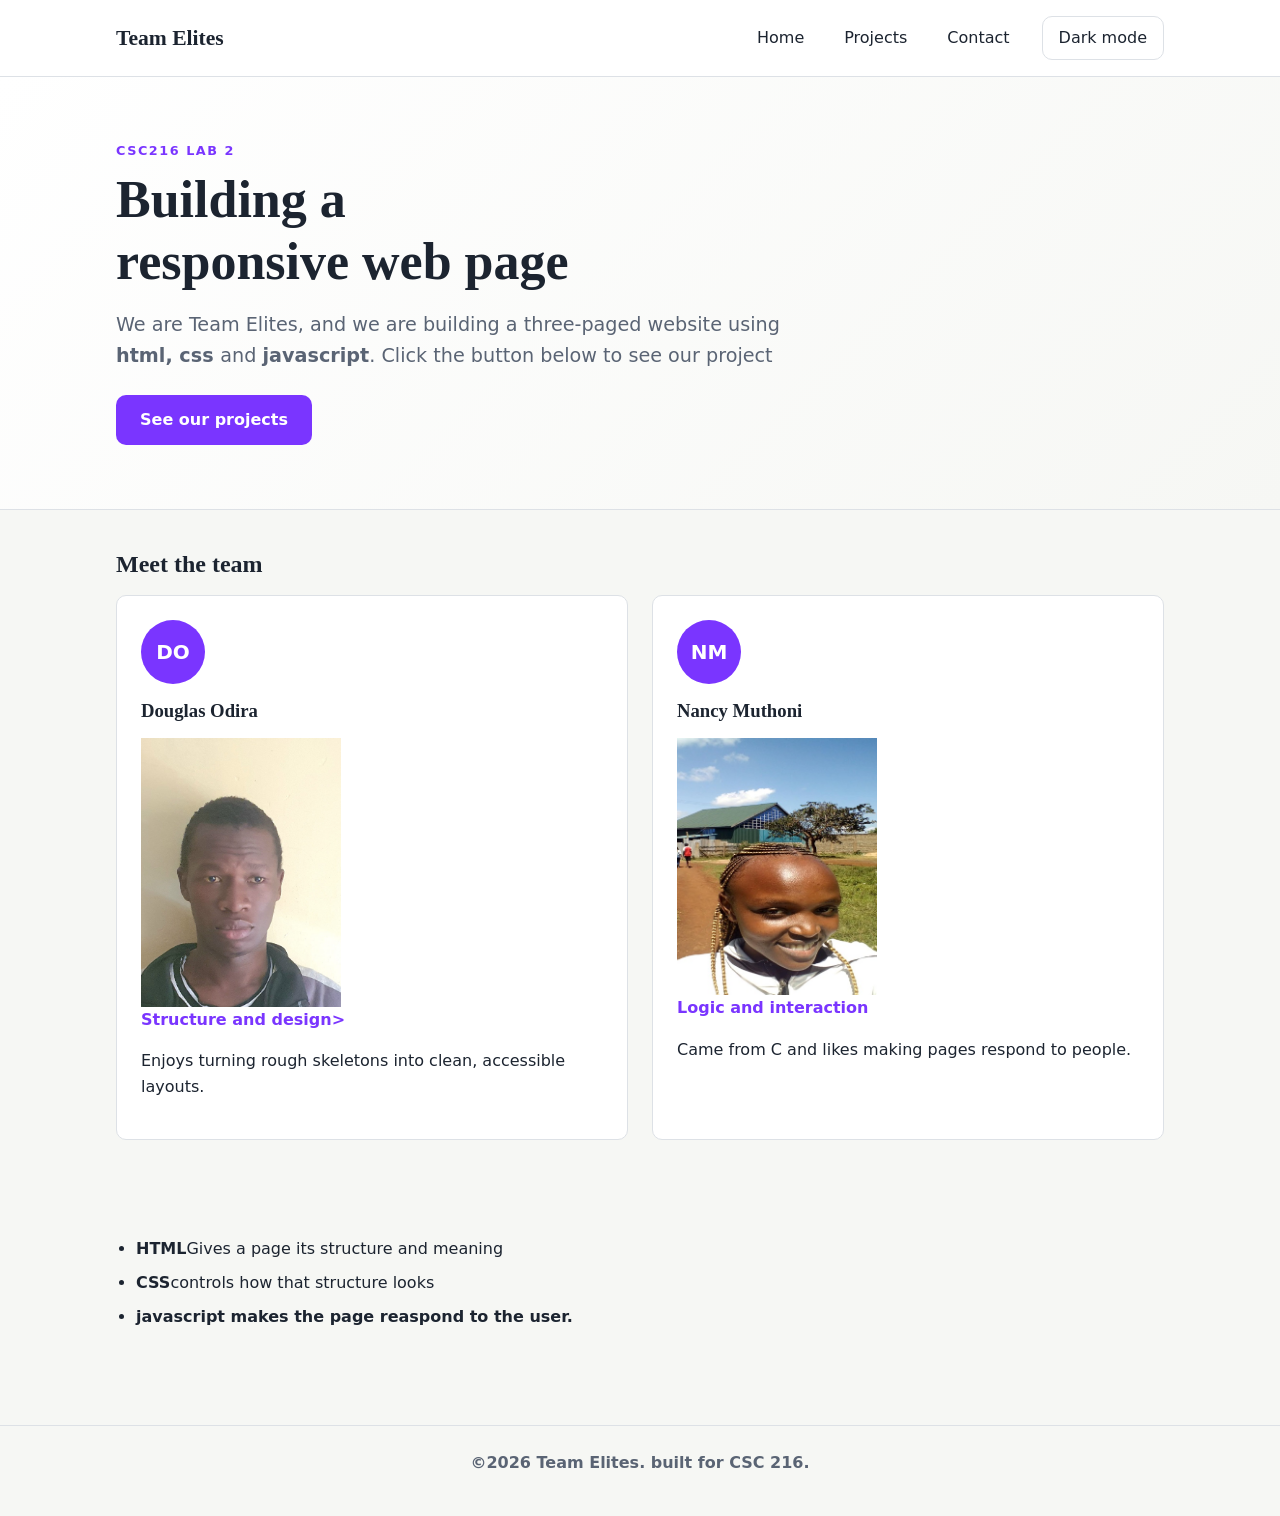
<file: index.html>
<!DOCTYPE html>
<html lang="en">
<head>
    <meta charset="UTF-8">
    <meta name="viewport" content="width=device-width, initial-scale=1.0">
    <meta name="description" content="Team Byte: a CSC 216 we development pair.">
    <title>Home | Team Bytes</title>
    <link rel="stylesheet" href="css/style.css">
    <script src="js/script.js" defer></script>
</head>
<body>
   <a class="skip-link" href="#main">Skip to main content</a>

   <header class="site-header">
    <div class="container header-inner">
        <a class="logo" href="index.html">Team Elites</a>
        <button class="nav-toggle" type="button" aria-expanded="false" aria-controls="site-nav">Menu</button>
        <nav id="site-nav" class="site-nav" arial-label="Main">
            <ul>
                <li><a href="index.html" arial-current="page">Home</a> </li>
                <li><a href="projects.html">Projects</a></li>
                <li><a href="contact.html">Contact</a></li>
            </ul>
        </nav>
        <button class="theme-toggle" type="button" aria-pressed="false">Dark mode</button>
    </div>
   </header>


   <main id="main">
    <section class="hero">
        <div class="container">
            <p class="eyebrow">CSC216 Lab 2</p>
            <h1> Building a responsive web page</h1>
            <p class="lead">We are Team Elites, and we are building a three-paged website using <strong>html, css </strong>and <strong>javascript</strong>. Click the button below to see our project </p>
            <a class="button" href="projects.html">See our projects</a>
        </div>
    </section>

    <section class="container section" aria-labelledby="team-heading">
        <h2 id="team-heading">Meet the team</h2>
        <div class="team-grid">
            <article class="card">
                <div class="avatar" aria-hidden="true">DO</div>
                <h3>Douglas Odira</h3>
                <img src="images/photo1.jpeg" alt="passport photo" width="200">
                <p class="role">Structure and design></p>
                <p>Enjoys turning rough skeletons into clean, accessible layouts. </p>
            </article>
            <article class="card">
                <div class="avatar" aria-hidden="true">NM</div>
                <h3>Nancy Muthoni</h3>
                <img src="images/photo2.jpeg" alt="passport photo" width="200">
                <p class="role">Logic and interaction</p>
                <p>Came from C and likes making pages respond to people.</p>
            </article>
        </div>
    </section>

    <section class="container section" aria-labelledby="learning-heading">
        <h2 id="learning-heading> What are we learning"></h2>
        <ul class="skill-list">
            <li><strong>HTML</strong>Gives a page its structure and meaning</li>
            <li><strong>CSS</strong>controls how that structure looks</li>
            <li><strong>javascript<strong> makes the page reaspond to the user.</li>
        </ul>
    </section>
   </main>
   <footer class="site-footer">
    <div class="container">
        <p>©<span id=year>2026</span> Team Elites. built for CSC 216.</p>
    </div>
   </footer>
</body>
</html>
</file>
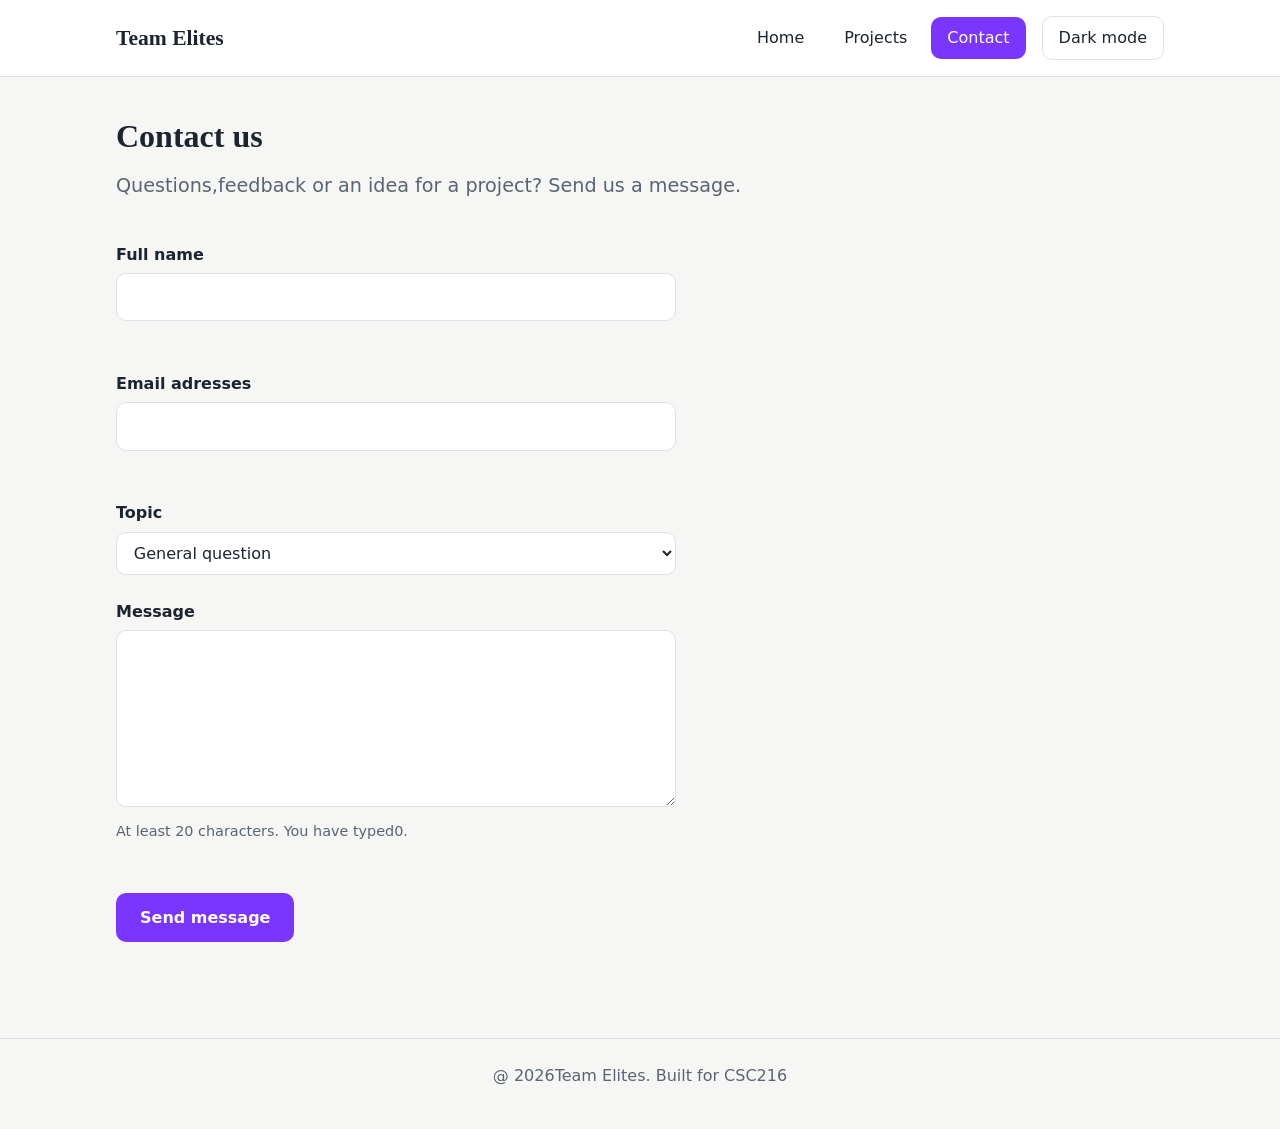
<file: contact.html>
<!DOCTYPE html>
<html lang="en">
  <head>
    <meta charset="UTF-8">
    <meta name="viewport" content="width=device-width, initial-scale=1.0">
    <meta name="description" content="Send a message to Team Byte.">
    <title>Contact | Team Elites</title>
    <link rel="stylesheet" href="css/style.css">
    <script src="js/script.js" defer></script>
  </head>
  <body>
    <a class="skip-link" href="#main">Skip to main content</a>

    <header class="site-header">
      <div class="container header-inner">
        <a class="logo" href="index.html">Team Elites</a>
        <button class="nav-toggle" type="button" aria-expanded="false" aria-controls="site-nav">Menu</button>
        <nav id="site-nav" class="site-nav" aria-label="Main">
          <ul>
            <li><a href="index.html">Home</a></li>
             <li><a href="projects.html">Projects</a></li>
              <li><a href="contact.html" aria-current="page">Contact</a></li>
          </ul>
        </nav>
        <button class="theme-toggle" type="button" aria-pressed="false">Dark mode</button>
      </div>
    </header>

   <main id="main" class="container">
    <header class="page-header">
      <h1>Contact us</h1>
      <p class="lead">Questions,feedback or an idea for a project? Send us a message.</p>
    </header>

    <form id="contact-form" class="contact-form" novalidate>
      <div class="field">
        <label for="name">Full name</label>
        <input type="text" id="name" name="name" autocomplete="name" required aria-describedby="name-error">
        <p class="error" id="name-error"></p>
      </div>

      <div class="field">
        <label for="email">Email adresses</label>
        <input type="email" id="email" name="email" autocomplete="email" required aria-describedby="email-error">
        <p class="error" id="email-error"></p>
      </div>

      <div class="field">
        <label for="topic">Topic</label>
        <select id="topic" name="topic">
          <option value="general">General question</option>
          <option value="collaboration">collaboration</option>
          <option value="feedback">Feedback on our site</option>
        </select>
      </div>

      <div class="field">
        <label for="message">Message</label>
        <textarea id="message" name="message" rows="6" required minlength="20" aria-describedby="message-hint message-error"></textarea>
        <p class="hint" id="message-hint">At least 20 characters. You have typed<span>0</span>.</p>
        <p class="error" id="message-error"></p>
           </div>

      <button class="button" type="submit">Send message</button>
      <p id="form-status" class="form-status" role="status"></p>
    </form>
   </main>

     <footer class="site-footer">
      <div class="container">
        <p>@ <span id="year">2026</span>Team Elites. Built for CSC216</p>
      </div>
    </footer>
  </body>
  </html>
</file>
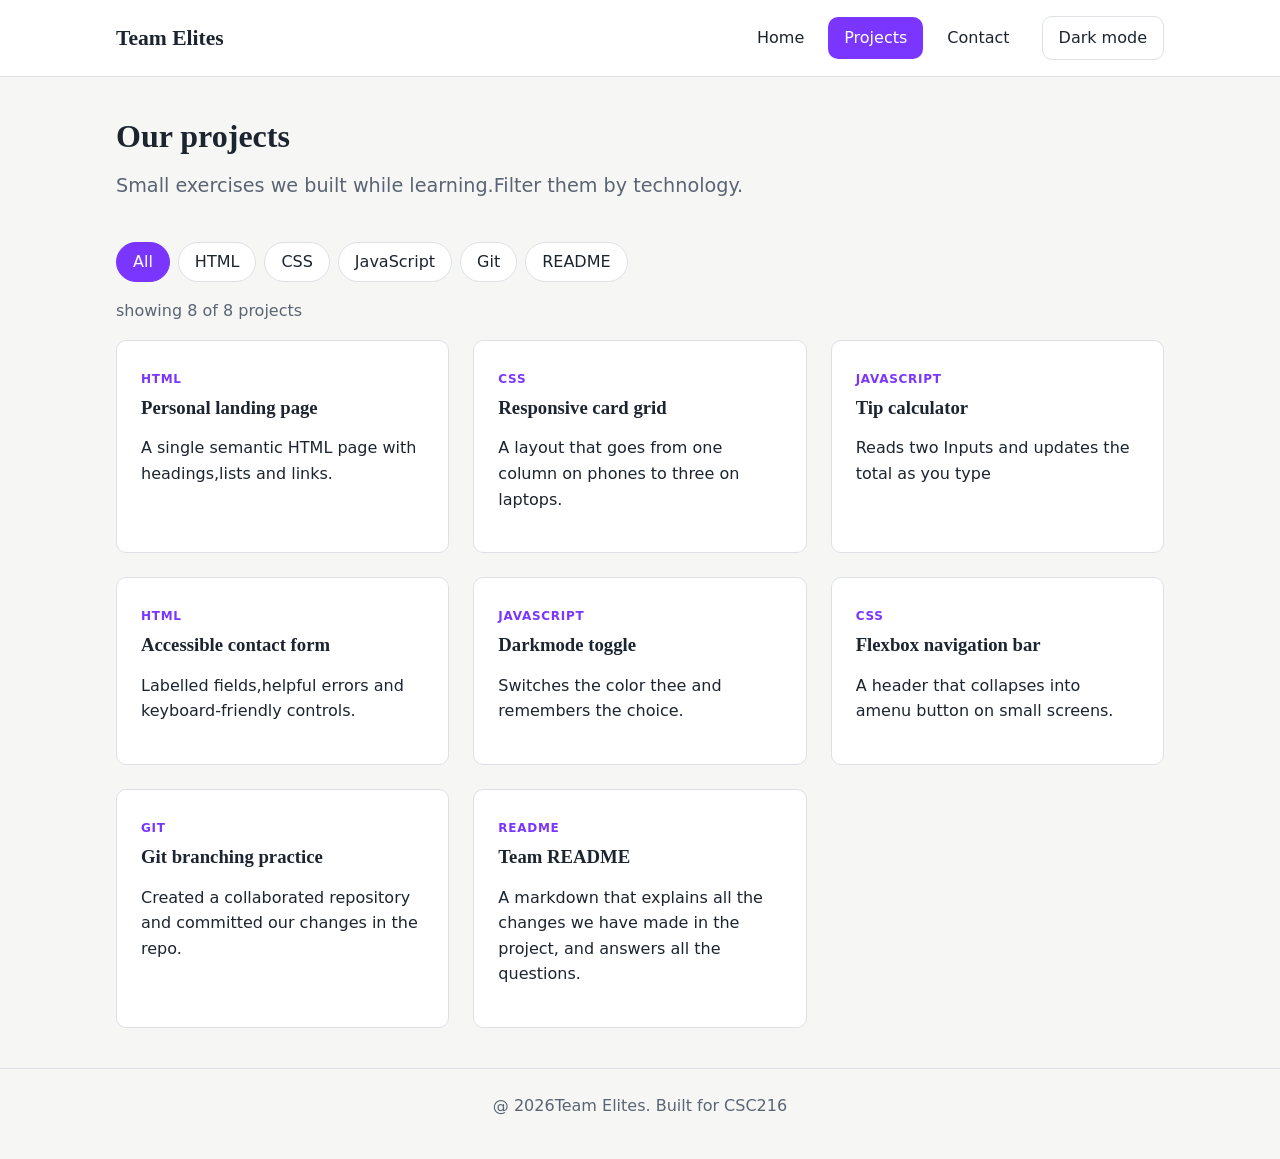
<file: projects.html>
<!DOCTYPE html>
<html lang="en">
  <head>
    <meta charset="UTF-8">
    <meta name="viewport" content="width=device-width, initial-scale=1.0">
    <meta name="description" content="projects built by Team Byte while learning development.">
    <title>Projects | Team Elites</title>
    <link rel="stylesheet" href="css/style.css">
    <script src="js/script.js" defer></script>
  </head>
  <body>
    <a class="skip-link" href="#main">Skip to main content</a>

    <header class="site-header">
      <div class="container header-inner">
        <a class="logo" href="index.html">Team Elites</a>
        <button class="nav-toggle" type="button" aria-expanded="false" aria-controls="site-nav">Menu</button>
        <nav id="site-nav" class="site-nav" aria-label="Main">
          <ul>
            <li><a href="index.html">Home</a></li>
             <li><a href="projects.html" aria-current="page">Projects</a></li>
              <li><a href="contact.html">Contact</a></li>
          </ul>
        </nav>
        <button class="theme-toggle" type="button" aria-pressed="false">Dark mode</button>
      </div>
    </header>

    <main id="main" class="container">
      <header class="page-header">
        <h1>Our projects</h1>
        <p class="lead">Small exercises we built while learning.Filter them by technology.</p>
      </header>

      <div class="filters" role="group" aria-label="Filter projects by technology">
        <button class="filter-btn" type="button" data-filter="all" aria-pressed="true">All</button>
         <button class="filter-btn" type="button" data-filter="html" aria-pressed="false">HTML</button>
          <button class="filter-btn" type="button" data-filter="css" aria-pressed="false">CSS</button>
           <button class="filter-btn" type="button" data-filter="js" aria-pressed="false">JavaScript</button>
           <button class="filter-btn" data-filter="git" aria-pressed="false">Git</button>
           <button class="filter-btn" data-filter="readme" aria-pressed="false">README</button>
      </div>

      <p id="project-count" class="project-count" aria-live="polite"></p>
      <div id="project-list" class="project-grid"></div>

      <noscript>
        <p>Turn on JavaScript to see the project list.</p>
      </noscript>
    </main>

    <footer class="site-footer">
      <div class="container">
        <p>@ <span id="year">2026</span>Team Elites. Built for CSC216</p>
      </div>
    </footer>
  </body>
</html>
</file>
<file: css/style.css>
:root {
  --color-bg: #f6f7f4;
  --color-surface: #ffffff;
  --color-text: #1c2430;
  --color-muted: #5a6474;
  --color-primary: #7A35FF;
  --color-primary-dark: #5a1fd1;
  --color-on-primary: #ffffff;
  --color-border: #dde1e6;
  --color-error: #b3261e;
  --color-success: #1e7b3a;

  --font-body: system-ui, -apple-system, "Segoe UI", Roboto, Arial, sans-serif;
  --font-heading: Georgia, "Times New Roman", serif;

  --space-1: 0.5rem;
  --space-2: 1rem;
  --space-3: 1.5rem;
  --space-4: 2.5rem;
  --space-5: 4rem;
  --radius: 10px;
  --max-width: 1080px;
}

body.dark {
  --color-bg: #11161d;
  --color-surface: #1a212b;
  --color-text: #e7ebf0;
  --color-muted: #a2abb9;
  --color-primary: #B794FF;
  --color-primary-dark: #CDB4FF;
  --color-on-primary: #0b1f1f;
  --color-border: #2b3340;
  --color-error: #ff8a80;
  --color-success: #7ddc97;
  color-scheme: dark;
}

/* ------ 2. Base and reset ---------- */
*,
*::before,
*::after {
  box-sizing: border-box;
}

body {
  margin: 0;
  font-family: var(--font-body);
  font-size: 1rem;
  line-height: 1.6;
  color: var(--color-text);
  background-color: var(--color-bg);
  transition: background-color 0.3s ease, color 0.3s ease;
}

h1,
h2,
h3 {
  font-family: var(--font-heading);
  line-height: 1.2;
  margin: 0 0 var(--space-2);
}

p {
  margin: 0 0 var(--space-2);
}

a {
  color: var(--color-primary);
}

a:hover {
  color: var(--color-primary-dark);
}

img {
  max-width: 100%;
  display: block;
}

:focus-visible {
  outline: 3px solid var(--color-primary);
  outline-offset: 3px;
}


/* ------ 3. Layout helpers ---------- */
.container {
  width: 100%;
  max-width: var(--max-width);
  margin-inline: auto;
  padding-inline: var(--space-2);
}

.section {
  padding-block: var(--space-4);
}

.skip-link {
  position: absolute;
  top: -4rem;
  left: var(--space-2);
  z-index: 100;
  padding: var(--space-1) var(--space-2);
  border-radius: var(--radius);
  background-color: var(--color-primary);
  color: var(--color-on-primary);
}

.skip-link:focus {
  top: var(--space-2);
}
/* ------ 4. Header and navigation ---------- */
.site-header {
  position: sticky;
  top: 0;
  z-index: 10;
  background-color: var(--color-surface);
  border-bottom: 1px solid var(--color-border);
}

.header-inner {
  display: flex;
  flex-wrap: wrap;
  align-items: center;
  gap: var(--space-2);
  padding-block: var(--space-2);
}

.logo {
  margin-right: auto;
  font-family: var(--font-heading);
  font-size: 1.35rem;
  font-weight: 700;
  color: var(--color-text);
  text-decoration: none;
}

.site-nav ul {
  display: flex;
  gap: var(--space-1);
  margin: 0;
  padding: 0;
  list-style: none;
}

.site-nav a {
  display: block;
  padding: var(--space-1) var(--space-2);
  border-radius: var(--radius);
  color: var(--color-text);
  font-weight: 500;
  text-decoration: none;
}

.site-nav a:hover {
  background-color: var(--color-bg);
}

.site-nav a[aria-current="page"] {
  background-color: var(--color-primary);
  color: var(--color-on-primary);
}

.nav-toggle,
.theme-toggle {
  padding: var(--space-1) var(--space-2);
  border: 1px solid var(--color-border);
  border-radius: var(--radius);
  background-color: transparent;
  color: var(--color-text);
  font: inherit;
  cursor: pointer;
}

.theme-toggle[aria-pressed="true"] {
  border-color: var(--color-primary);
  color: var(--color-primary);
}

.nav-toggle {
  display: none;
}


/* ---- Buttons and hero ---------- */
.button {
  display: inline-block;
  padding: 0.75rem 1.5rem;
  border: none;
  border-radius: var(--radius);
  background-color: var(--color-primary);
  color: var(--color-on-primary);
  font: inherit;
  font-weight: 600;
  text-decoration: none;
  cursor: pointer;
  transition: background-color 0.2s ease, transform 0.2s ease;
}

.button:hover {
  background-color: var(--color-primary-dark);
  color: var(--color-on-primary);
  transform: translateY(-2px);
}

.hero {
  padding-block: var(--space-5);
  background: linear-gradient(135deg, var(--color-surface), var(--color-bg));
  border-bottom: 1px solid var(--color-border);
}

.hero h1 {
  max-width: 18ch;
  font-size: clamp(2rem, 5vw, 3.25rem);
}

.eyebrow {
  margin-bottom: var(--space-1);
  color: var(--color-primary);
  font-size: 0.8rem;
  font-weight: 700;
  letter-spacing: 0.12em;
  text-transform: uppercase;
}

.lead {
  max-width: 55ch;
  margin-bottom: var(--space-3);
  color: var(--color-muted);
  font-size: 1.2rem;
}

.page-header {
  padding-block: var(--space-4) var(--space-2);
}


/* -------- 6. Cards and grids ---------- */
.team-grid,
.project-grid {
  display: grid;
  grid-template-columns: repeat(auto-fit, minmax(260px, 1fr));
  gap: var(--space-3);
}

.card {
  padding: var(--space-3);
  border: 1px solid var(--color-border);
  border-radius: var(--radius);
  background-color: var(--color-surface);
}

.avatar {
  display: grid;
  place-items: center;
  width: 64px;
  height: 64px;
  margin-bottom: var(--space-2);
  border-radius: 50%;
  background-color: var(--color-primary);
  color: var(--color-on-primary);
  font-size: 1.25rem;
  font-weight: 700;
}

.role {
  color: var(--color-primary);
  font-weight: 600;
}

.skill-list {
  padding-left: 1.25rem;
}

.skill-list li {
  margin-bottom: var(--space-1);
}

/* ------ 7. Projects page ---------- */
.filters {
  display: flex;
  flex-wrap: wrap;
  gap: var(--space-1);
  margin-bottom: var(--space-2);
}

.filter-btn {
  padding: 0.4rem 1rem;
  border: 1px solid var(--color-border);
  border-radius: 999px;
  background-color: var(--color-surface);
  color: var(--color-text);
  font: inherit;
  cursor: pointer;
}

.filter-btn[aria-pressed="true"] {
  border-color: var(--color-primary);
  background-color: var(--color-primary);
  color: var(--color-on-primary);
}

.project-count {
  color: var(--color-muted);
}

.tag {
  display: inline-block;
  margin-bottom: var(--space-1);
  color: var(--color-primary);
  font-size: 0.75rem;
  font-weight: 700;
  letter-spacing: 0.06em;
  text-transform: uppercase;
}

/* ---------- 8. Contact form ---------- */
.contact-form {
  max-width: 560px;
  padding-bottom: var(--space-4);
}

.field {
  margin-bottom: var(--space-3);
}

label {
  display: block;
  margin-bottom: 0.35rem;
  font-weight: 600;
}

input,
select,
textarea {
  width: 100%;
  padding: 0.65rem 0.8rem;
  border: 1px solid var(--color-border);
  border-radius: var(--radius);
  background-color: var(--color-surface);
  color: var(--color-text);
  font: inherit;
}

input:focus,
select:focus,
textarea:focus {
  border-color: var(--color-primary);
}

input[aria-invalid="true"],
textarea[aria-invalid="true"] {
  border-color: var(--color-error);
}

.hint,
.error {
  margin: 0.35rem 0 0;
  font-size: 0.9rem;
}

.hint {
  color: var(--color-muted);
}

.error {
  min-height: 1.4em;
  color: var(--color-error);
}

.form-status {
  margin-top: var(--space-2);
  color: var(--color-success);
  font-weight: 600;
}

/* ---------- 9. Footer ---------- */
.site-footer {
  margin-top: var(--space-4);
  padding-block: var(--space-3);
  border-top: 1px solid var(--color-border);
  color: var(--color-muted);
  text-align: center;
}

/* ---------- 10. Small screens ---------- */
@media (max-width: 700px) {
  .nav-toggle {
    display: inline-block;
  }

  .site-nav {
    display: none;
    order: 3;
    width: 100%;
  }

  .site-nav.open {
    display: block;
  }

  .site-nav ul {
    flex-direction: column;
  }

  .section {
    padding-block: var(--space-3);
  }
}

/* ---------- 11. Respect reduced-motion preferences ---------- */
@media (prefers-reduced-motion: reduce) {
  *,
  *::before,
  *::after {
    transition: none !important;
    }
  }
</file>
